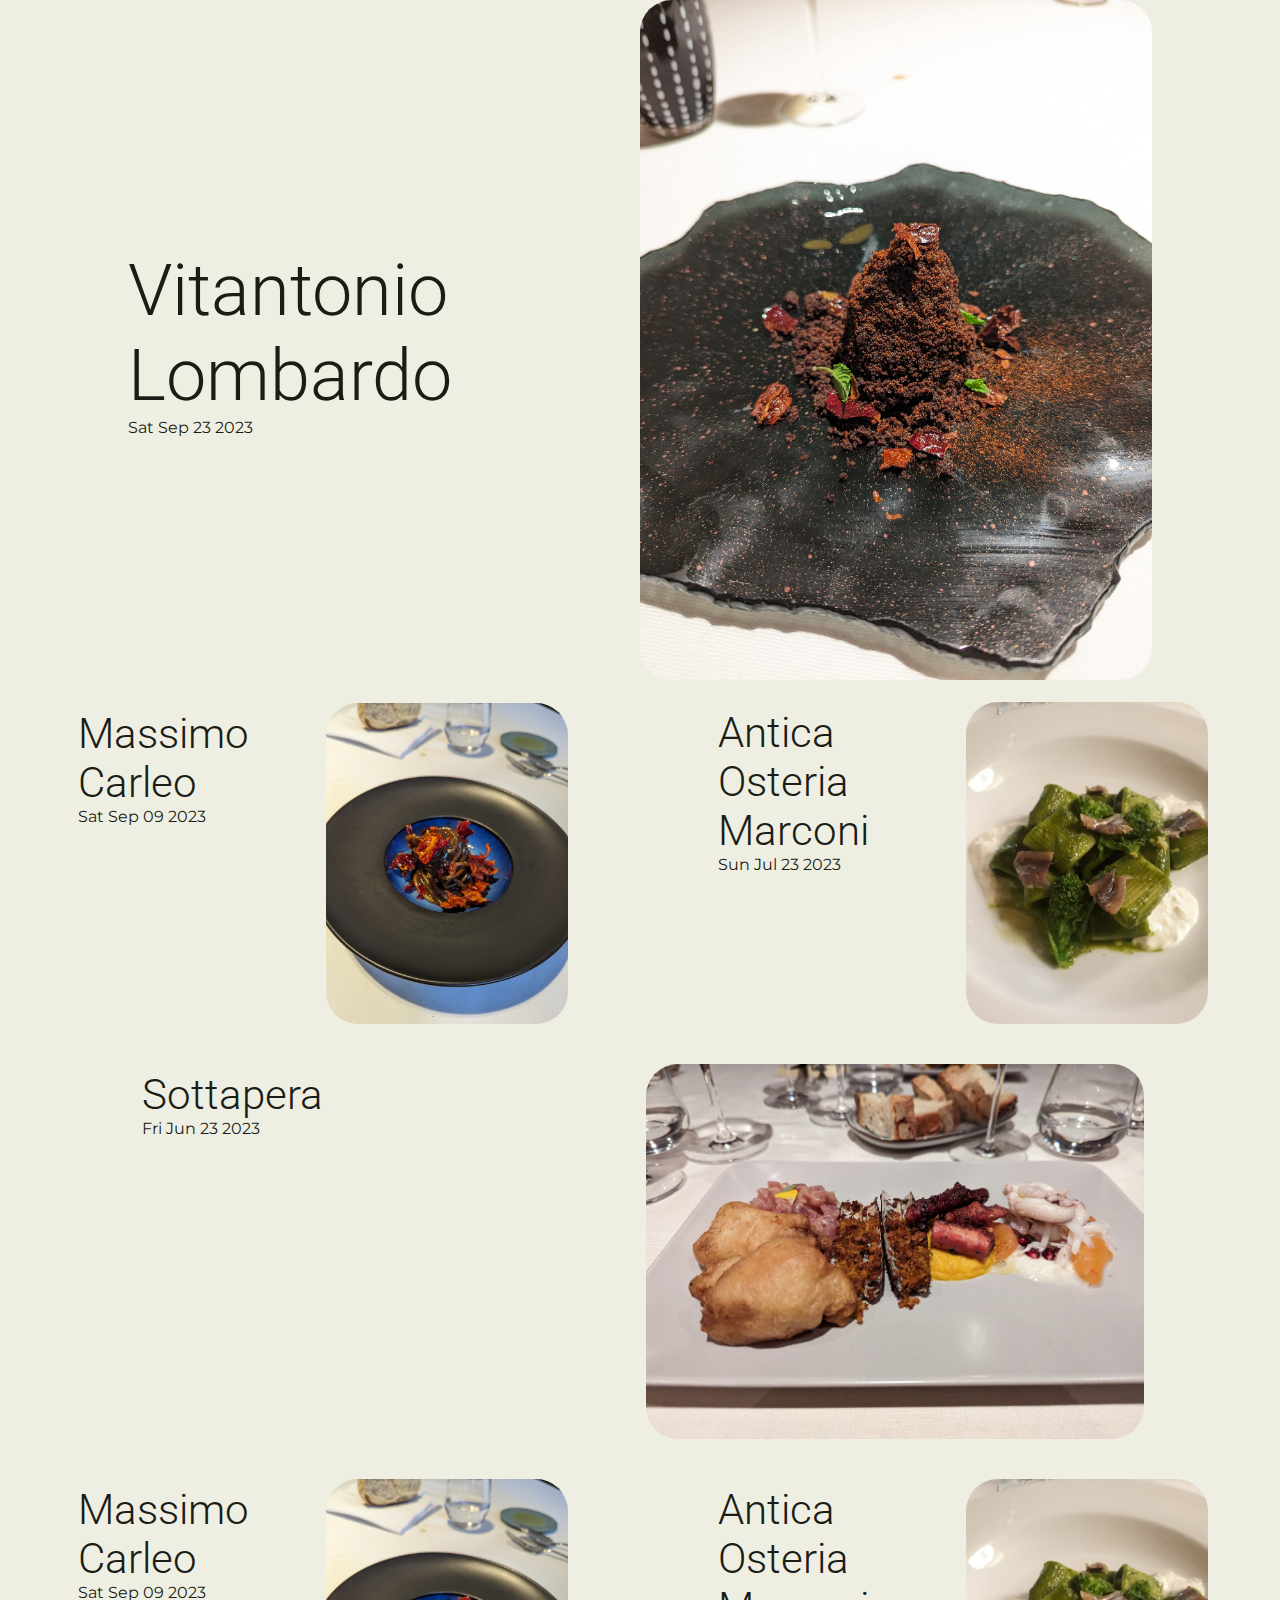
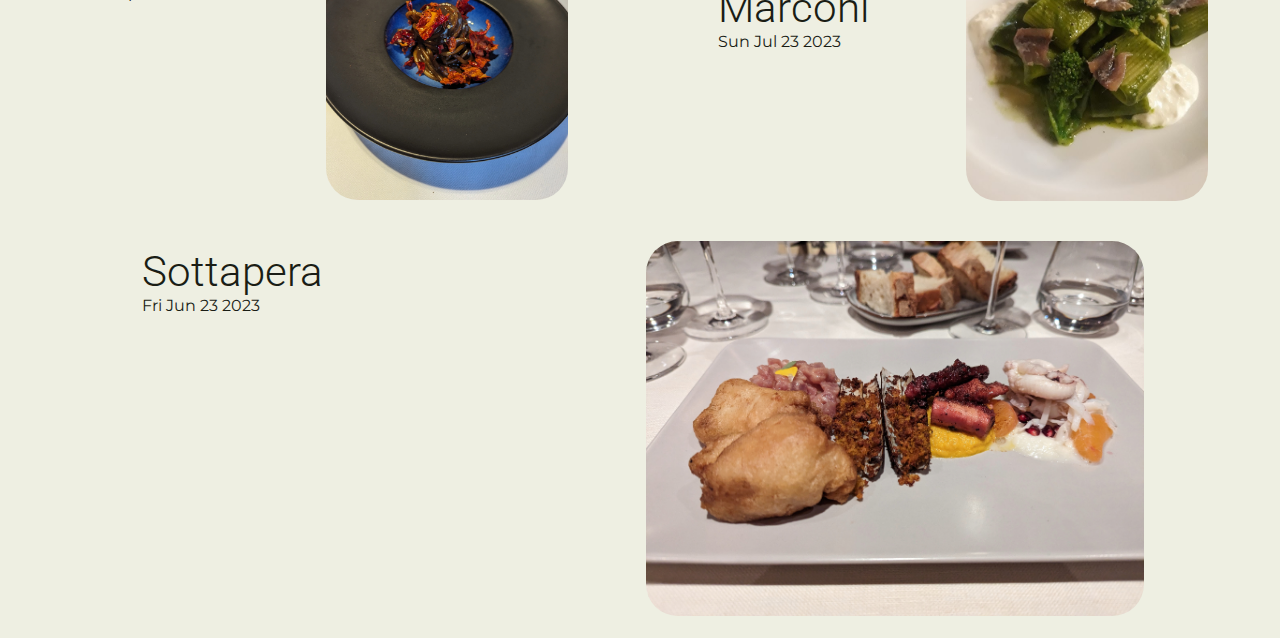
<file: index.html>
<!DOCTYPE html>
<html lang="en-US" dir="ltr">
  <head>
    <meta charset="utf-8">
    <meta name="viewport" content="width=device-width,initial-scale=1">
    <title>Ostreis | Ostreis</title>
    <meta name="description" content="TODO Da modificare">
    <link rel="preload stylesheet" href="/assets/style.73bf3f6a.css" as="style">
    
    <script type="module" src="/assets/app.d9e11c4f.js"></script>
    <link rel="modulepreload" href="/assets/chunks/framework.e4faba77.js">
    <link rel="modulepreload" href="/assets/index.md.6cb76cbe.lean.js">
    <script id="check-dark-mode">(()=>{const e=localStorage.getItem("vitepress-theme-appearance")||"auto",a=window.matchMedia("(prefers-color-scheme: dark)").matches;(!e||e==="auto"?a:e==="dark")&&document.documentElement.classList.add("dark")})();</script>
    <script id="check-mac-os">document.documentElement.classList.toggle("mac",/Mac|iPhone|iPod|iPad/i.test(navigator.platform));</script>
  </head>
  <body>
    <div id="app"><div><div><!----><div class="articles" data-v-746579e3><!--[--><div class="row" data-v-746579e3><!--[--><a href="/articles/massimo-carleo.html" class="article" data-v-746579e3 data-v-1ca0f4e3><div class="text" data-v-1ca0f4e3><div class="title display-medium" data-v-1ca0f4e3>Massimo Carleo</div><!----><div class="date" data-v-1ca0f4e3>Sat Sep 09 2023</div></div><div class="img" data-v-1ca0f4e3><img src="/img/massimocarleo-aglio.jpeg" data-v-1ca0f4e3></div></a><a href="/articles/antica-osteria.html" class="article" data-v-746579e3 data-v-1ca0f4e3><div class="text" data-v-1ca0f4e3><div class="title display-medium" data-v-1ca0f4e3>Antica Osteria Marconi</div><!----><div class="date" data-v-1ca0f4e3>Sun Jul 23 2023</div></div><div class="img" data-v-1ca0f4e3><img src="/img/anticaosteria-pasta.jpg" data-v-1ca0f4e3></div></a><!--]--></div><div class="row" data-v-746579e3><!--[--><a href="/articles/sottapera.html" class="article" data-v-746579e3 data-v-1ca0f4e3><div class="text" data-v-1ca0f4e3><div class="title display-medium" data-v-1ca0f4e3>Sottapera</div><!----><div class="date" data-v-1ca0f4e3>Fri Jun 23 2023</div></div><div class="img" data-v-1ca0f4e3><img src="/img/sottapera-antipasto.jpeg" data-v-1ca0f4e3></div></a><!--]--></div><!--]--></div></div></div></div>
    <script>window.__VP_HASH_MAP__=JSON.parse("{\"articles_antica-osteria.md\":\"9dcd47a2\",\"articles_vitantonio-lombardo.md\":\"549f5844\",\"index.md\":\"6cb76cbe\",\"articles_sottapera.md\":\"0e48555a\",\"articles_massimo-carleo.md\":\"b1e3a273\"}");window.__VP_SITE_DATA__=JSON.parse("{\"lang\":\"en-US\",\"dir\":\"ltr\",\"title\":\"Ostreis\",\"description\":\"TODO Da modificare\",\"base\":\"/\",\"head\":[],\"appearance\":true,\"themeConfig\":{},\"locales\":{},\"scrollOffset\":90,\"cleanUrls\":false}");</script>
    
  </body>
</html>
</file>
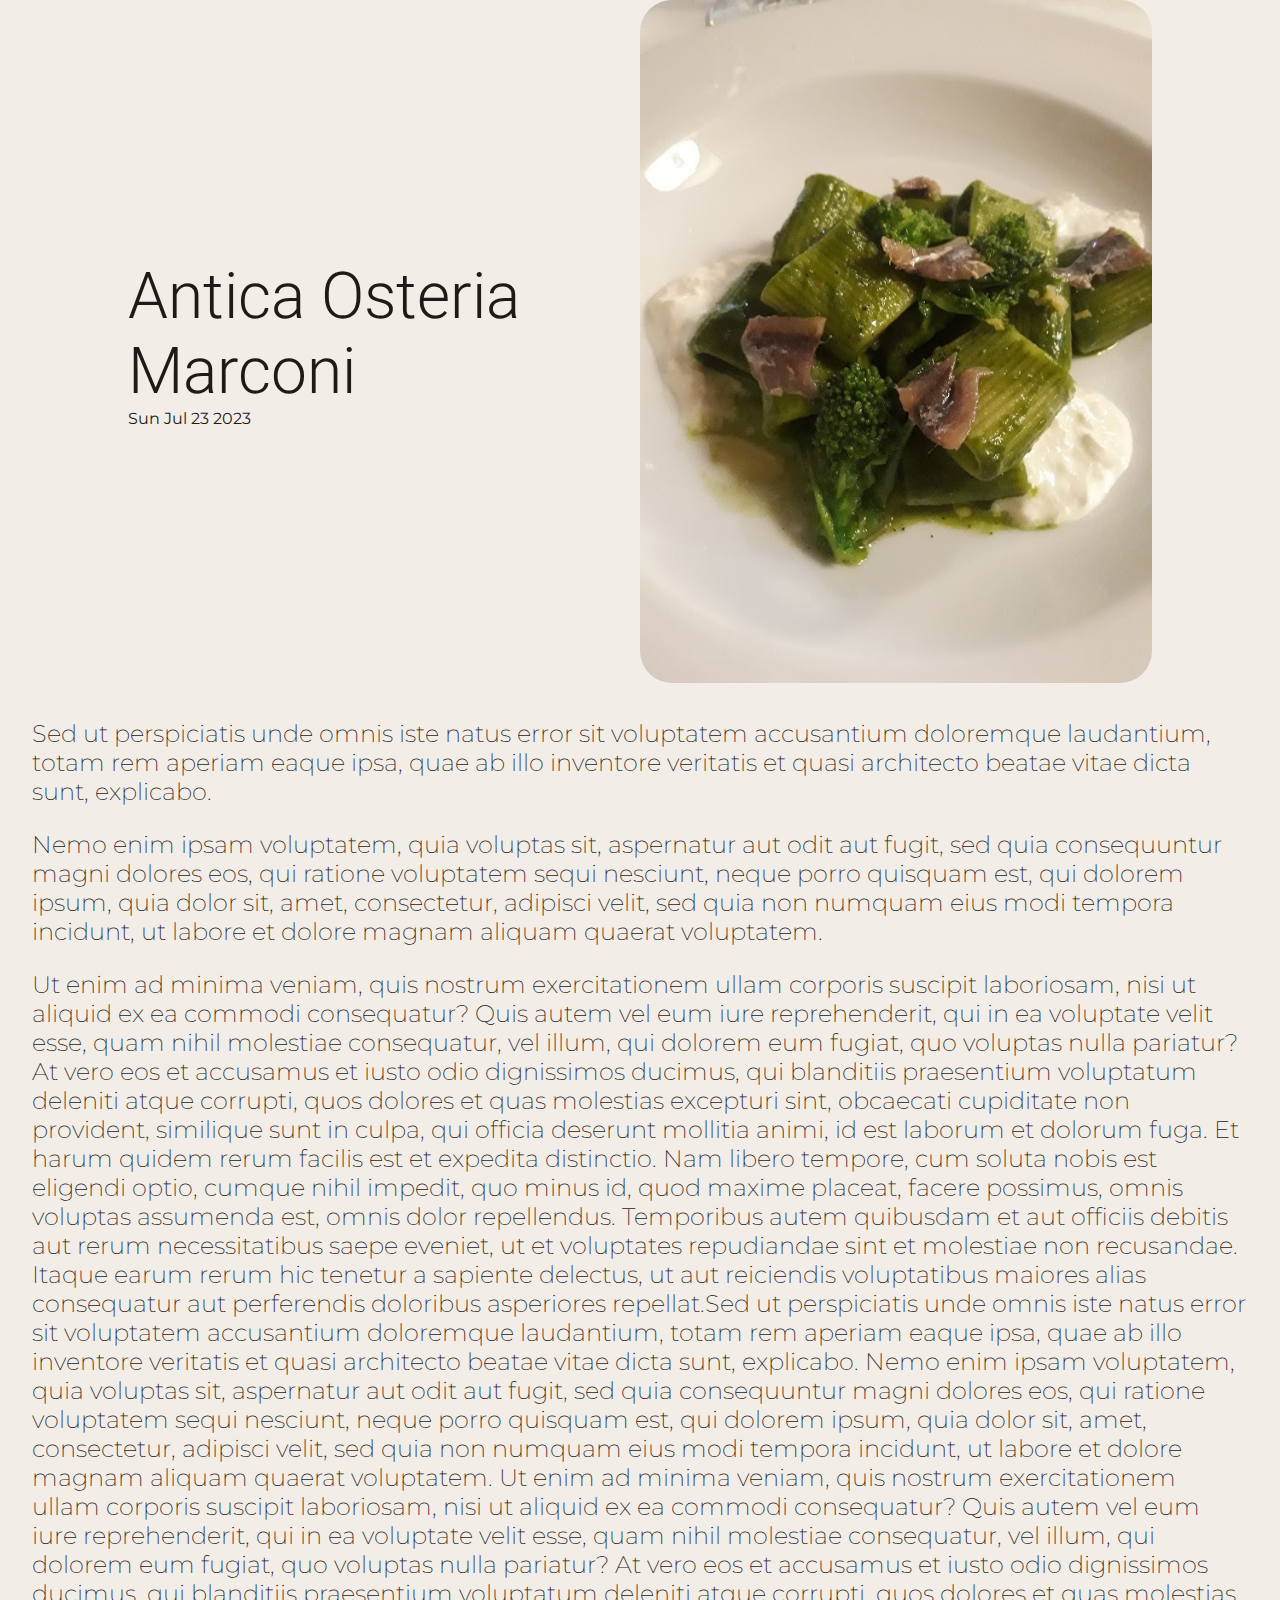
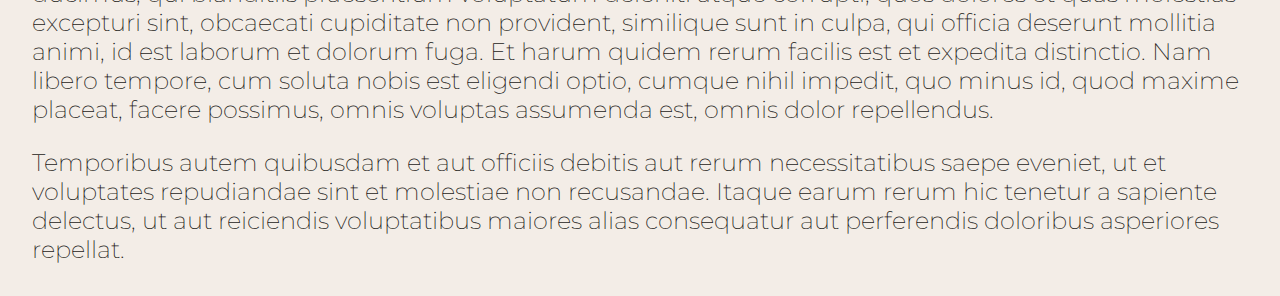
<file: articles/antica-osteria.html>
<!DOCTYPE html>
<html lang="en-US" dir="ltr">
  <head>
    <meta charset="utf-8">
    <meta name="viewport" content="width=device-width,initial-scale=1">
    <title>Antica Osteria Marconi | Ostreis</title>
    <meta name="description" content="TODO Da modificare">
    <link rel="preload stylesheet" href="/assets/style.73bf3f6a.css" as="style">
    
    <script type="module" src="/assets/app.d9e11c4f.js"></script>
    <link rel="modulepreload" href="/assets/chunks/framework.e4faba77.js">
    <link rel="modulepreload" href="/assets/articles_antica-osteria.md.9dcd47a2.lean.js">
    <script id="check-dark-mode">(()=>{const e=localStorage.getItem("vitepress-theme-appearance")||"auto",a=window.matchMedia("(prefers-color-scheme: dark)").matches;(!e||e==="auto"?a:e==="dark")&&document.documentElement.classList.add("dark")})();</script>
    <script id="check-mac-os">document.documentElement.classList.toggle("mac",/Mac|iPhone|iPod|iPad/i.test(navigator.platform));</script>
  </head>
  <body>
    <div id="app"><div><!----></div></div>
    <script>window.__VP_HASH_MAP__=JSON.parse("{\"articles_antica-osteria.md\":\"9dcd47a2\",\"articles_vitantonio-lombardo.md\":\"549f5844\",\"index.md\":\"6cb76cbe\",\"articles_sottapera.md\":\"0e48555a\",\"articles_massimo-carleo.md\":\"b1e3a273\"}");window.__VP_SITE_DATA__=JSON.parse("{\"lang\":\"en-US\",\"dir\":\"ltr\",\"title\":\"Ostreis\",\"description\":\"TODO Da modificare\",\"base\":\"/\",\"head\":[],\"appearance\":true,\"themeConfig\":{},\"locales\":{},\"scrollOffset\":90,\"cleanUrls\":false}");</script>
    
  </body>
</html>
</file>
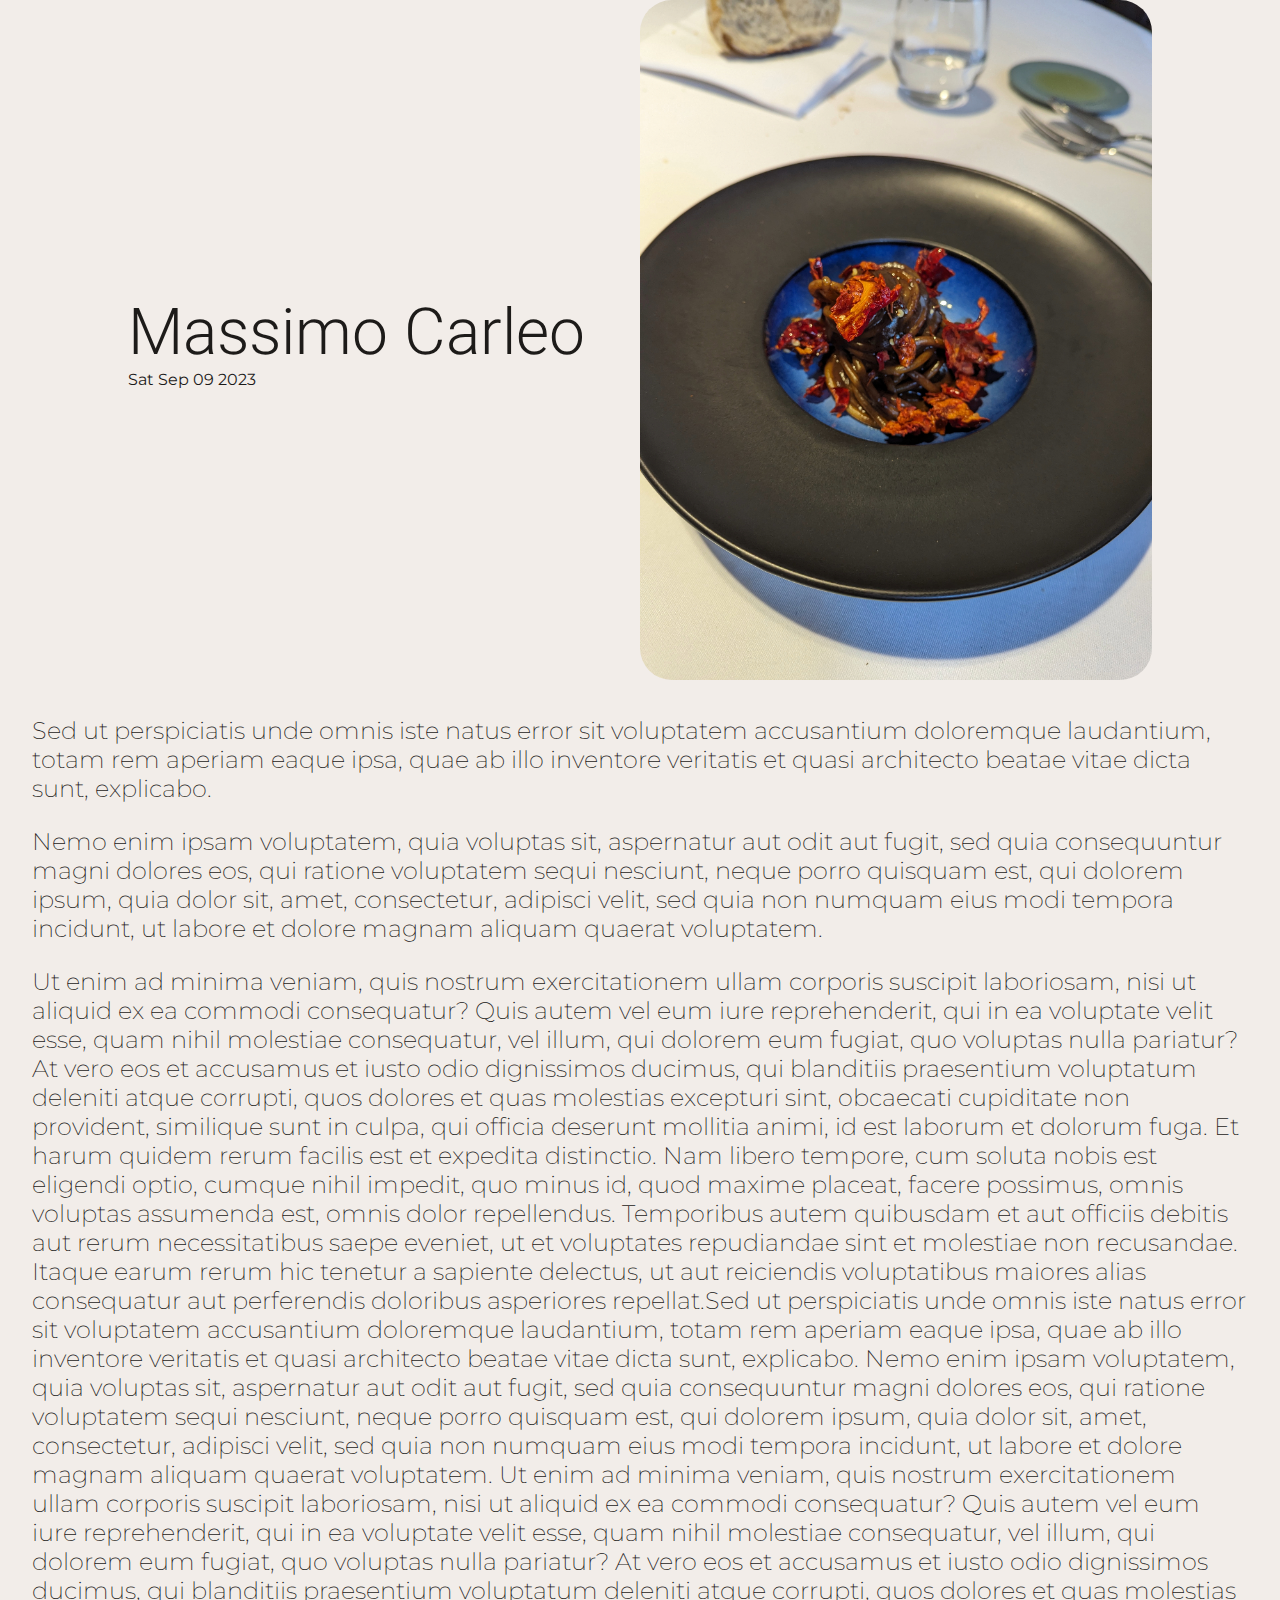
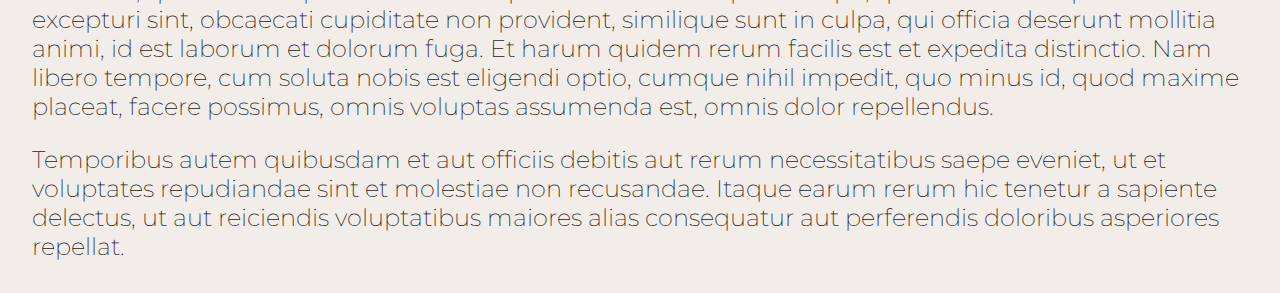
<file: articles/massimo-carleo.html>
<!DOCTYPE html>
<html lang="en-US" dir="ltr">
  <head>
    <meta charset="utf-8">
    <meta name="viewport" content="width=device-width,initial-scale=1">
    <title>Massimo Carleo | Ostreis</title>
    <meta name="description" content="TODO Da modificare">
    <link rel="preload stylesheet" href="/assets/style.73bf3f6a.css" as="style">
    
    <script type="module" src="/assets/app.d9e11c4f.js"></script>
    <link rel="modulepreload" href="/assets/chunks/framework.e4faba77.js">
    <link rel="modulepreload" href="/assets/articles_massimo-carleo.md.b1e3a273.lean.js">
    <script id="check-dark-mode">(()=>{const e=localStorage.getItem("vitepress-theme-appearance")||"auto",a=window.matchMedia("(prefers-color-scheme: dark)").matches;(!e||e==="auto"?a:e==="dark")&&document.documentElement.classList.add("dark")})();</script>
    <script id="check-mac-os">document.documentElement.classList.toggle("mac",/Mac|iPhone|iPod|iPad/i.test(navigator.platform));</script>
  </head>
  <body>
    <div id="app"><div><!----></div></div>
    <script>window.__VP_HASH_MAP__=JSON.parse("{\"articles_antica-osteria.md\":\"9dcd47a2\",\"articles_vitantonio-lombardo.md\":\"549f5844\",\"index.md\":\"6cb76cbe\",\"articles_sottapera.md\":\"0e48555a\",\"articles_massimo-carleo.md\":\"b1e3a273\"}");window.__VP_SITE_DATA__=JSON.parse("{\"lang\":\"en-US\",\"dir\":\"ltr\",\"title\":\"Ostreis\",\"description\":\"TODO Da modificare\",\"base\":\"/\",\"head\":[],\"appearance\":true,\"themeConfig\":{},\"locales\":{},\"scrollOffset\":90,\"cleanUrls\":false}");</script>
    
  </body>
</html>
</file>
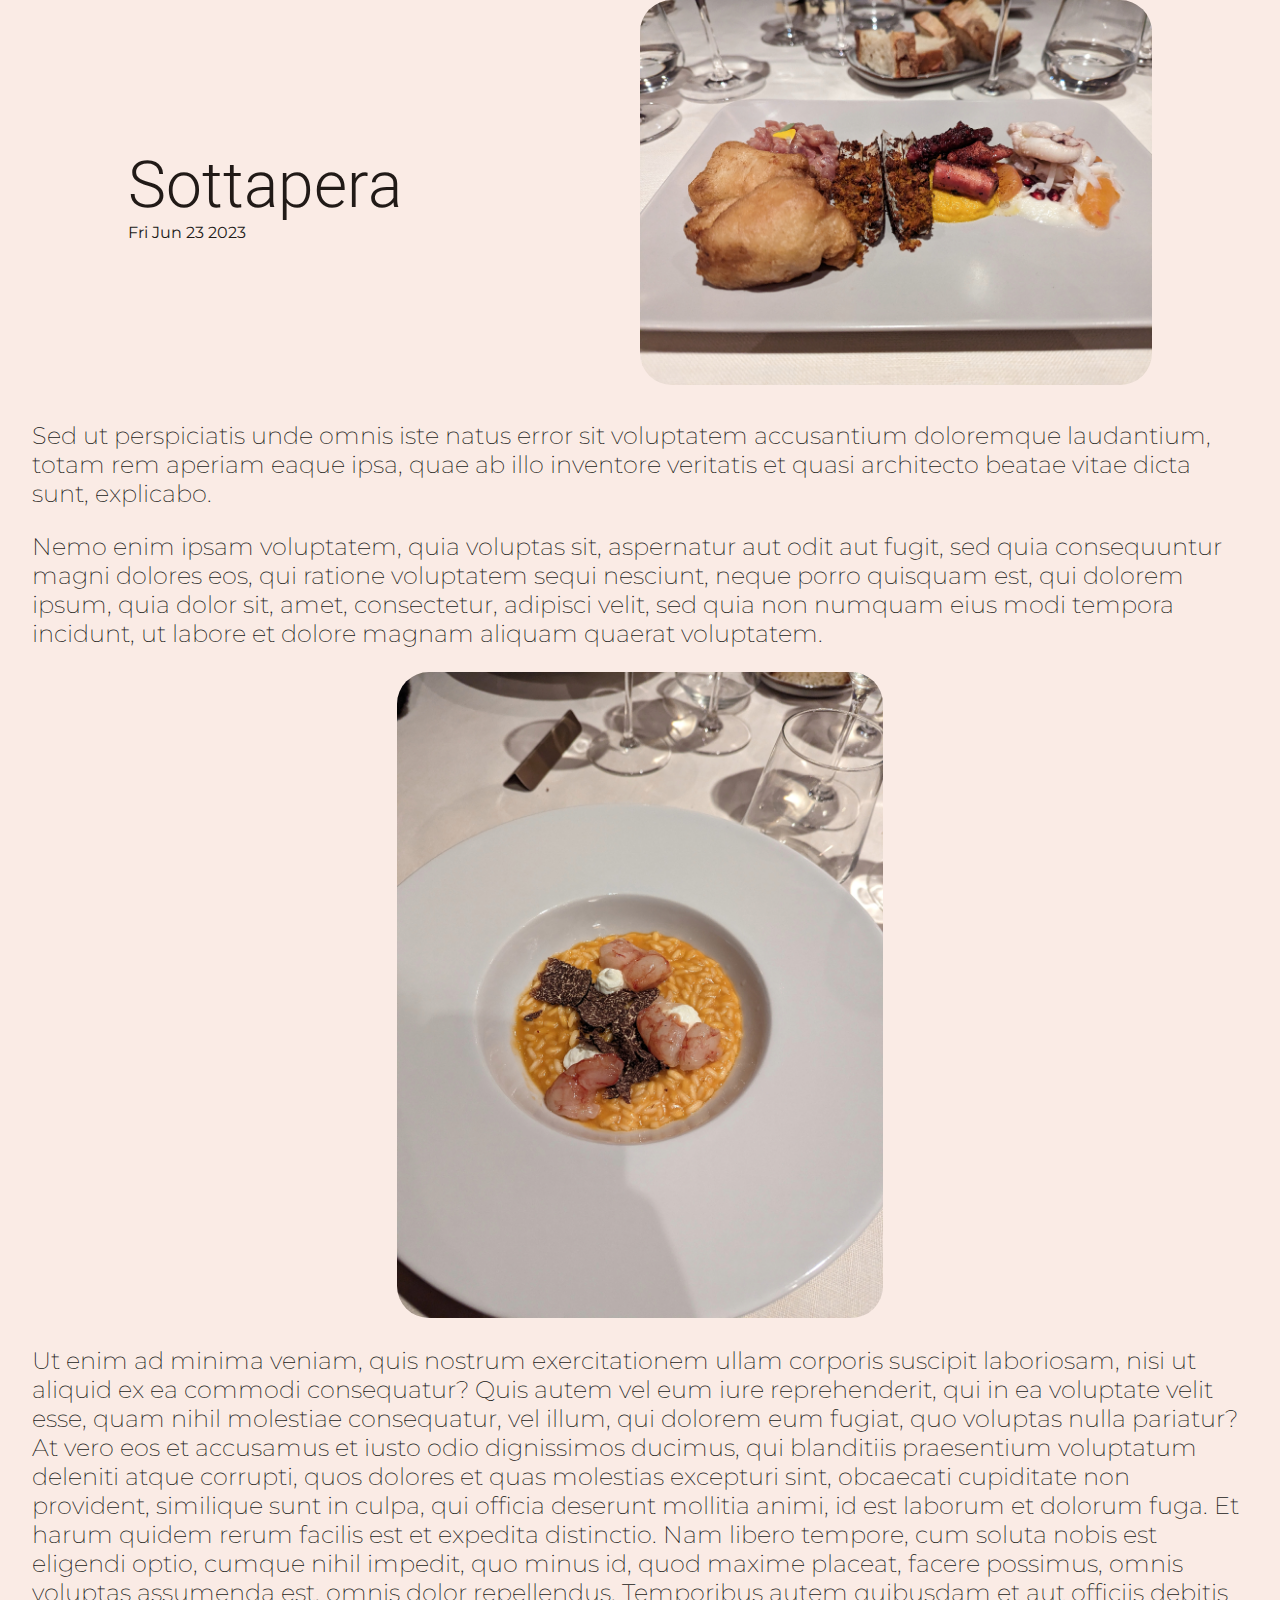
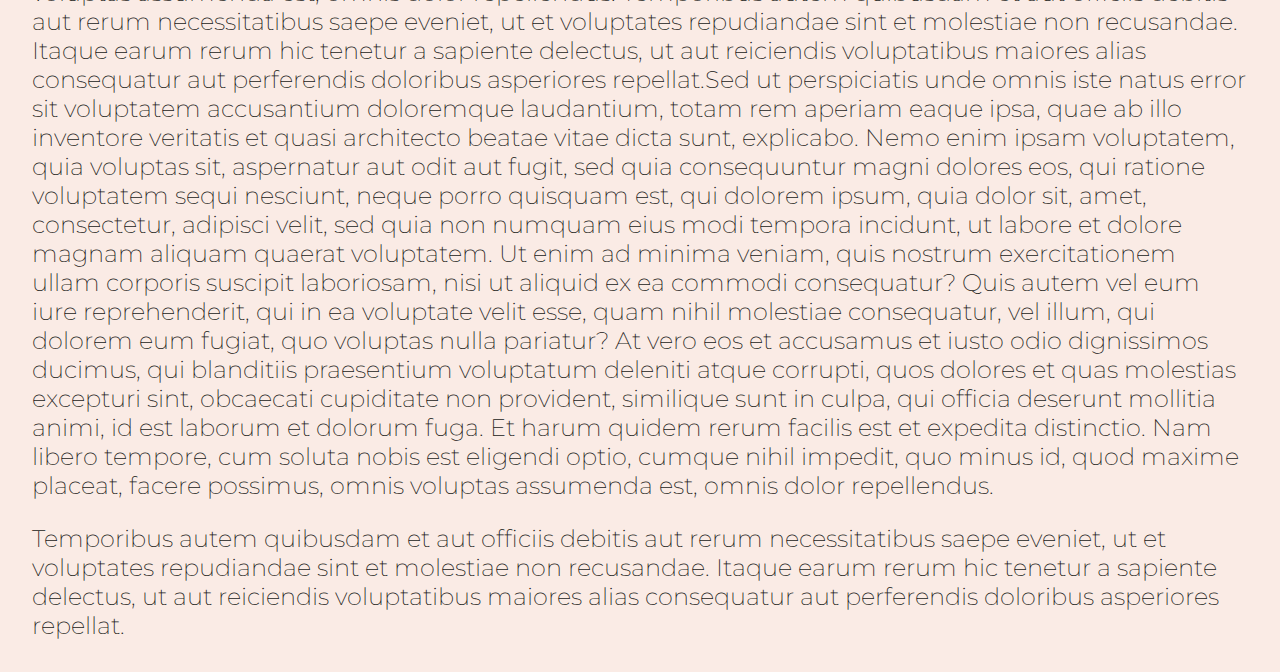
<file: articles/sottapera.html>
<!DOCTYPE html>
<html lang="en-US" dir="ltr">
  <head>
    <meta charset="utf-8">
    <meta name="viewport" content="width=device-width,initial-scale=1">
    <title>Sottapera | Ostreis</title>
    <meta name="description" content="TODO Da modificare">
    <link rel="preload stylesheet" href="/assets/style.73bf3f6a.css" as="style">
    
    <script type="module" src="/assets/app.d9e11c4f.js"></script>
    <link rel="modulepreload" href="/assets/chunks/framework.e4faba77.js">
    <link rel="modulepreload" href="/assets/articles_sottapera.md.0e48555a.lean.js">
    <script id="check-dark-mode">(()=>{const e=localStorage.getItem("vitepress-theme-appearance")||"auto",a=window.matchMedia("(prefers-color-scheme: dark)").matches;(!e||e==="auto"?a:e==="dark")&&document.documentElement.classList.add("dark")})();</script>
    <script id="check-mac-os">document.documentElement.classList.toggle("mac",/Mac|iPhone|iPod|iPad/i.test(navigator.platform));</script>
  </head>
  <body>
    <div id="app"><div><!----></div></div>
    <script>window.__VP_HASH_MAP__=JSON.parse("{\"articles_antica-osteria.md\":\"9dcd47a2\",\"articles_vitantonio-lombardo.md\":\"549f5844\",\"index.md\":\"6cb76cbe\",\"articles_sottapera.md\":\"0e48555a\",\"articles_massimo-carleo.md\":\"b1e3a273\"}");window.__VP_SITE_DATA__=JSON.parse("{\"lang\":\"en-US\",\"dir\":\"ltr\",\"title\":\"Ostreis\",\"description\":\"TODO Da modificare\",\"base\":\"/\",\"head\":[],\"appearance\":true,\"themeConfig\":{},\"locales\":{},\"scrollOffset\":90,\"cleanUrls\":false}");</script>
    
  </body>
</html>
</file>
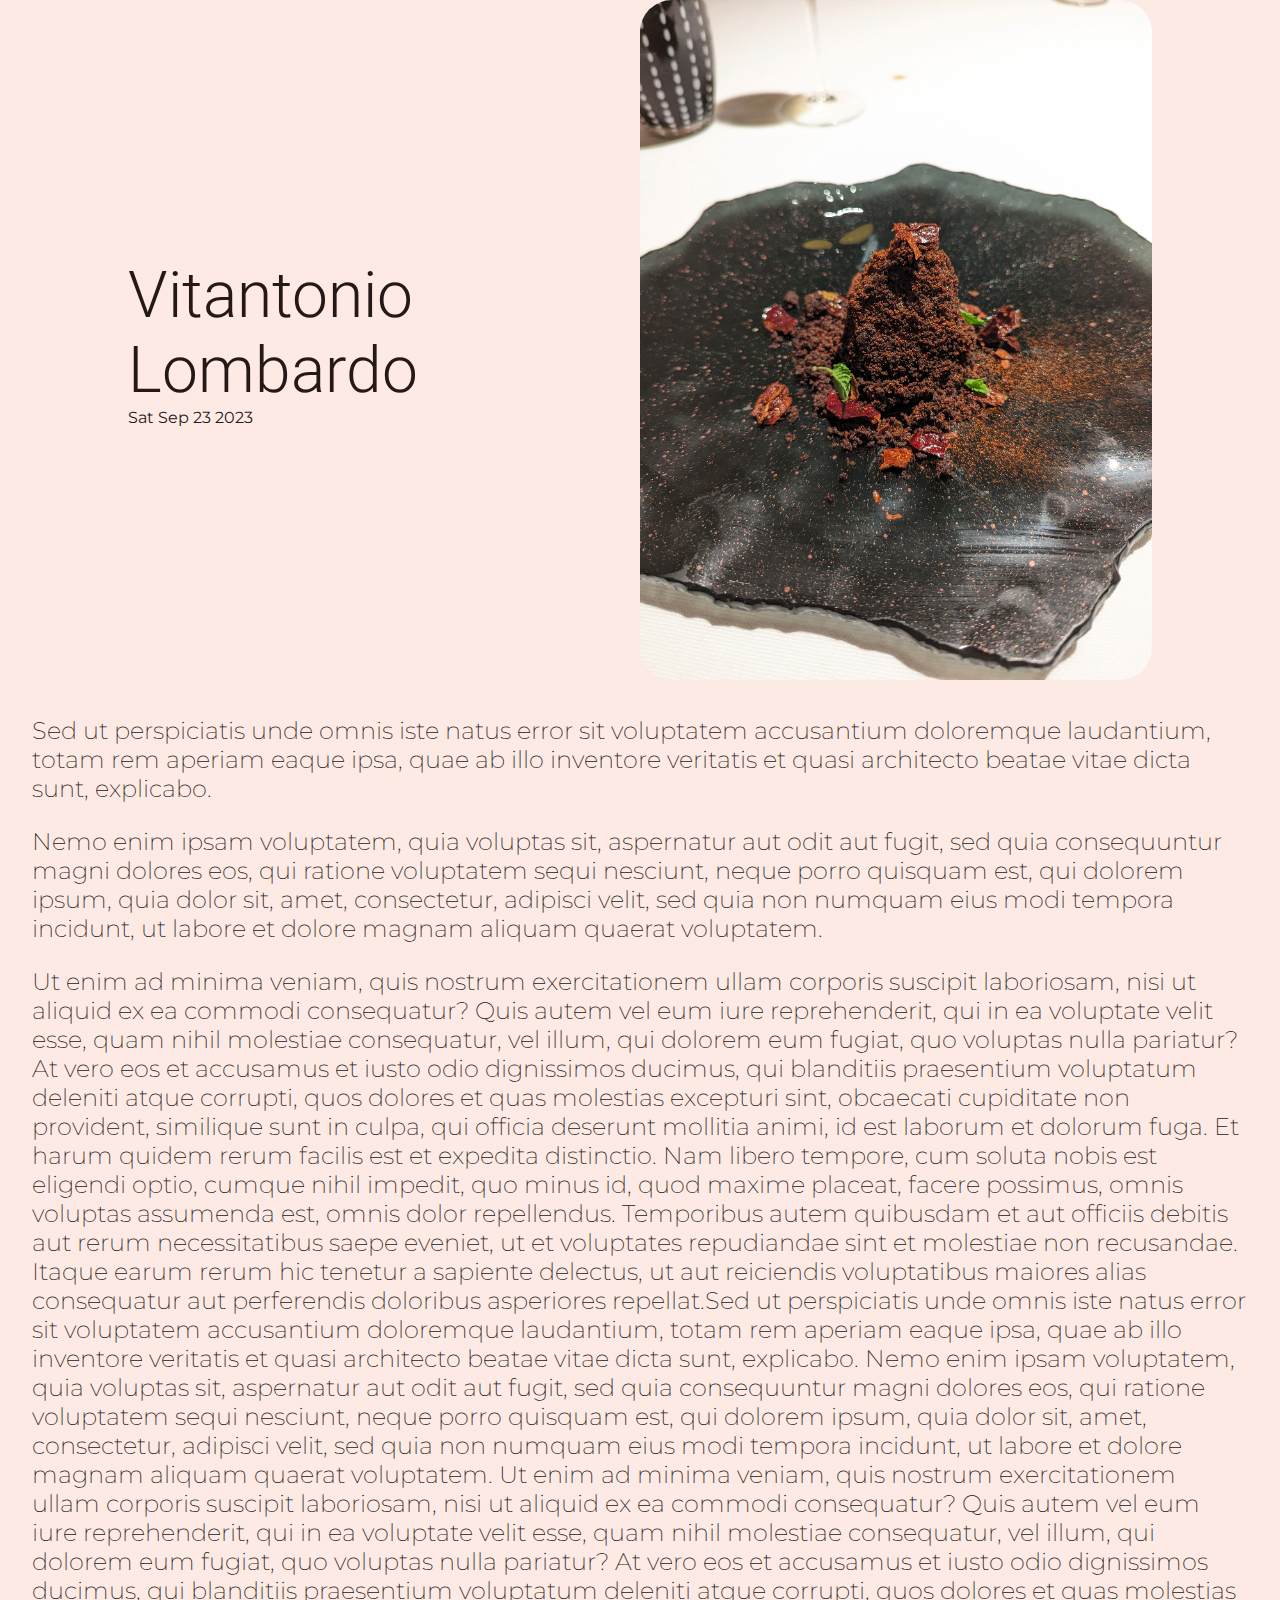
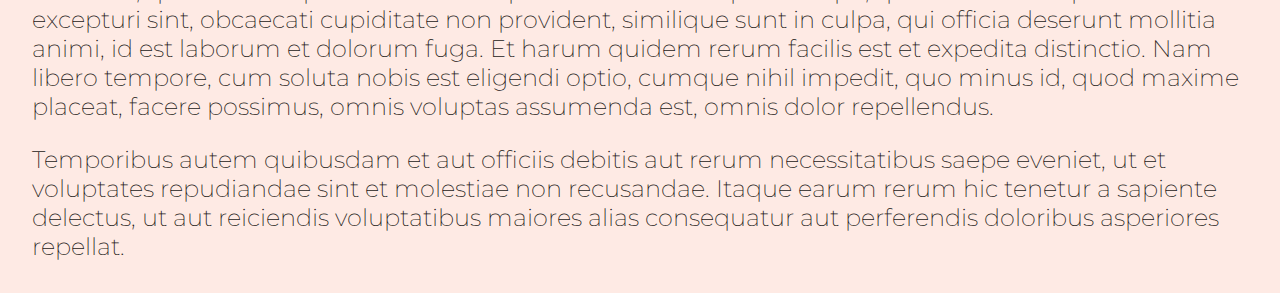
<file: articles/vitantonio-lombardo.html>
<!DOCTYPE html>
<html lang="en-US" dir="ltr">
  <head>
    <meta charset="utf-8">
    <meta name="viewport" content="width=device-width,initial-scale=1">
    <title>Vitantonio Lombardo | Ostreis</title>
    <meta name="description" content="TODO Da modificare">
    <link rel="preload stylesheet" href="/assets/style.73bf3f6a.css" as="style">
    
    <script type="module" src="/assets/app.d9e11c4f.js"></script>
    <link rel="modulepreload" href="/assets/chunks/framework.e4faba77.js">
    <link rel="modulepreload" href="/assets/articles_vitantonio-lombardo.md.549f5844.lean.js">
    <script id="check-dark-mode">(()=>{const e=localStorage.getItem("vitepress-theme-appearance")||"auto",a=window.matchMedia("(prefers-color-scheme: dark)").matches;(!e||e==="auto"?a:e==="dark")&&document.documentElement.classList.add("dark")})();</script>
    <script id="check-mac-os">document.documentElement.classList.toggle("mac",/Mac|iPhone|iPod|iPad/i.test(navigator.platform));</script>
  </head>
  <body>
    <div id="app"><div><!----></div></div>
    <script>window.__VP_HASH_MAP__=JSON.parse("{\"articles_antica-osteria.md\":\"9dcd47a2\",\"articles_vitantonio-lombardo.md\":\"549f5844\",\"index.md\":\"6cb76cbe\",\"articles_sottapera.md\":\"0e48555a\",\"articles_massimo-carleo.md\":\"b1e3a273\"}");window.__VP_SITE_DATA__=JSON.parse("{\"lang\":\"en-US\",\"dir\":\"ltr\",\"title\":\"Ostreis\",\"description\":\"TODO Da modificare\",\"base\":\"/\",\"head\":[],\"appearance\":true,\"themeConfig\":{},\"locales\":{},\"scrollOffset\":90,\"cleanUrls\":false}");</script>
    
  </body>
</html>
</file>
<file: assets/style.73bf3f6a.css>
@import"https://fonts.googleapis.com/css2?family=Montserrat:wght@100;200;300;400;500;600;700;800;900&family=Roboto:wght@100;300;400;500;700;900&display=swap";#banner[data-v-97b19982]{display:flex;flex-direction:row;flex-wrap:wrap;align-content:center;justify-content:center;align-items:center}.img[data-v-97b19982]{width:40%}.img img[data-v-97b19982]{width:100%;border-radius:32px;max-height:90vh}.text[data-v-97b19982]{width:40%}.title[data-v-97b19982]{font-weight:300;font-size:72px}@media (max-width: 800px){.img[data-v-97b19982]{width:100%}.text[data-v-97b19982]{max-width:100%;width:100%;margin:18px}#banner[data-v-97b19982]{flex-direction:column-reverse;margin:18px}}.article[data-v-1ca0f4e3]{display:flex;flex-direction:row;align-content:center;justify-content:center;align-items:flex-start;margin:18px;flex:1}.img[data-v-1ca0f4e3]{width:40%}.img img[data-v-1ca0f4e3]{width:100%;border-radius:32px;transition:border-radius .5s ease}img[data-v-1ca0f4e3]:hover{transition:border-radius .5s ease;border-radius:42px}.text[data-v-1ca0f4e3]{max-width:40%;margin:6px}.title[data-v-1ca0f4e3]{font-weight:300}@media (max-width: 800px){.img[data-v-1ca0f4e3]{width:100%;order:1}.text[data-v-1ca0f4e3]{max-width:100%;width:100%;order:2}.article[data-v-1ca0f4e3]{flex-wrap:wrap;flex:auto}}.articles[data-v-746579e3]{display:flex;flex-direction:column;align-items:center;justify-content:center}.row[data-v-746579e3]{display:flex;flex-direction:row;justify-content:center;align-items:center}@media (max-width: 800px){.row[data-v-746579e3]{flex-wrap:wrap}}.banner{display:flex;flex-direction:row;flex-wrap:wrap;align-content:center;justify-content:center;align-items:center}.img{width:40%}.img img{width:100%;border-radius:32px;max-height:90vh}.text{width:40%}.banner .title{font-weight:300;font-size:64px}.content{margin:32px}.content p{text-align:center}.content img.img{width:40%;border-radius:32px;margin:auto}.content div{text-align:center}.content p{text-align:start;font-size:24px;font-weight:200}@media (max-width: 800px){.img{width:96%}.text{max-width:100%;width:100%;margin:18px}#banner{flex-direction:column-reverse;margin:18px}.content{margin:26px}.content img.img{width:100%}}:root{--md-source: #921500;--md-ref-palette-primary0: #000000;--md-ref-palette-primary10: #3e0400;--md-ref-palette-primary20: #650b00;--md-ref-palette-primary25: #791000;--md-ref-palette-primary30: #8e1400;--md-ref-palette-primary35: #a02008;--md-ref-palette-primary40: #b12d14;--md-ref-palette-primary50: #d4452b;--md-ref-palette-primary60: #f75e41;--md-ref-palette-primary70: #ff8a73;--md-ref-palette-primary80: #ffb4a5;--md-ref-palette-primary90: #ffdad3;--md-ref-palette-primary95: #ffede9;--md-ref-palette-primary98: #fff8f6;--md-ref-palette-primary99: #fffbff;--md-ref-palette-primary100: #ffffff;--md-ref-palette-secondary0: #000000;--md-ref-palette-secondary10: #2c1510;--md-ref-palette-secondary20: #442a24;--md-ref-palette-secondary25: #51342e;--md-ref-palette-secondary30: #5d3f39;--md-ref-palette-secondary35: #6a4b44;--md-ref-palette-secondary40: #775750;--md-ref-palette-secondary50: #926f68;--md-ref-palette-secondary60: #ae8880;--md-ref-palette-secondary70: #caa29a;--md-ref-palette-secondary80: #e7bdb4;--md-ref-palette-secondary90: #ffdad3;--md-ref-palette-secondary95: #ffede9;--md-ref-palette-secondary98: #fff8f6;--md-ref-palette-secondary99: #fffbff;--md-ref-palette-secondary100: #ffffff;--md-ref-palette-tertiary0: #000000;--md-ref-palette-tertiary10: #241a00;--md-ref-palette-tertiary20: #3d2f04;--md-ref-palette-tertiary25: #493a0e;--md-ref-palette-tertiary30: #554519;--md-ref-palette-tertiary35: #615123;--md-ref-palette-tertiary40: #6e5c2e;--md-ref-palette-tertiary50: #887544;--md-ref-palette-tertiary60: #a38f5b;--md-ref-palette-tertiary70: #bfa973;--md-ref-palette-tertiary80: #dcc48c;--md-ref-palette-tertiary90: #f9e0a6;--md-ref-palette-tertiary95: #ffefcf;--md-ref-palette-tertiary98: #fff8f1;--md-ref-palette-tertiary99: #fffbff;--md-ref-palette-tertiary100: #ffffff;--md-ref-palette-neutral0: #000000;--md-ref-palette-neutral10: #201a19;--md-ref-palette-neutral20: #362f2d;--md-ref-palette-neutral25: #413a38;--md-ref-palette-neutral30: #4d4543;--md-ref-palette-neutral35: #59504f;--md-ref-palette-neutral40: #655c5b;--md-ref-palette-neutral50: #7f7573;--md-ref-palette-neutral60: #998e8c;--md-ref-palette-neutral70: #b4a9a6;--md-ref-palette-neutral80: #d0c4c1;--md-ref-palette-neutral90: #ede0dd;--md-ref-palette-neutral95: #fbeeeb;--md-ref-palette-neutral98: #fff8f6;--md-ref-palette-neutral99: #fffbff;--md-ref-palette-neutral100: #ffffff;--md-ref-palette-neutral-variant0: #000000;--md-ref-palette-neutral-variant10: #251916;--md-ref-palette-neutral-variant20: #3b2d2a;--md-ref-palette-neutral-variant25: #473835;--md-ref-palette-neutral-variant30: #534340;--md-ref-palette-neutral-variant35: #5f4f4b;--md-ref-palette-neutral-variant40: #6c5b57;--md-ref-palette-neutral-variant50: #85736f;--md-ref-palette-neutral-variant60: #a08c88;--md-ref-palette-neutral-variant70: #bca7a2;--md-ref-palette-neutral-variant80: #d8c2bd;--md-ref-palette-neutral-variant90: #f5ddd9;--md-ref-palette-neutral-variant95: #ffede9;--md-ref-palette-neutral-variant98: #fff8f6;--md-ref-palette-neutral-variant99: #fffbff;--md-ref-palette-neutral-variant100: #ffffff;--md-ref-palette-error0: #000000;--md-ref-palette-error10: #410002;--md-ref-palette-error20: #690005;--md-ref-palette-error25: #7e0007;--md-ref-palette-error30: #93000a;--md-ref-palette-error35: #a80710;--md-ref-palette-error40: #ba1a1a;--md-ref-palette-error50: #de3730;--md-ref-palette-error60: #ff5449;--md-ref-palette-error70: #ff897d;--md-ref-palette-error80: #ffb4ab;--md-ref-palette-error90: #ffdad6;--md-ref-palette-error95: #ffedea;--md-ref-palette-error98: #fff8f7;--md-ref-palette-error99: #fffbff;--md-ref-palette-error100: #ffffff;--md-sys-color-primary-light: #b12d14;--md-sys-color-on-primary-light: #ffffff;--md-sys-color-primary-container-light: #ffdad3;--md-sys-color-on-primary-container-light: #3e0400;--md-sys-color-secondary-light: #775750;--md-sys-color-on-secondary-light: #ffffff;--md-sys-color-secondary-container-light: #ffdad3;--md-sys-color-on-secondary-container-light: #2c1510;--md-sys-color-tertiary-light: #6e5c2e;--md-sys-color-on-tertiary-light: #ffffff;--md-sys-color-tertiary-container-light: #f9e0a6;--md-sys-color-on-tertiary-container-light: #241a00;--md-sys-color-error-light: #ba1a1a;--md-sys-color-error-container-light: #ffdad6;--md-sys-color-on-error-light: #ffffff;--md-sys-color-on-error-container-light: #410002;--md-sys-color-background-light: #fffbff;--md-sys-color-on-background-light: #201a19;--md-sys-color-surface-light: #fffbff;--md-sys-color-on-surface-light: #201a19;--md-sys-color-surface-variant-light: #f5ddd9;--md-sys-color-on-surface-variant-light: #534340;--md-sys-color-outline-light: #85736f;--md-sys-color-inverse-on-surface-light: #fbeeeb;--md-sys-color-inverse-surface-light: #362f2d;--md-sys-color-inverse-primary-light: #ffb4a5;--md-sys-color-shadow-light: #000000;--md-sys-color-surface-tint-light: #b12d14;--md-sys-color-outline-variant-light: #d8c2bd;--md-sys-color-scrim-light: #000000;--md-sys-color-primary-dark: #ffb4a5;--md-sys-color-on-primary-dark: #650b00;--md-sys-color-primary-container-dark: #8e1400;--md-sys-color-on-primary-container-dark: #ffdad3;--md-sys-color-secondary-dark: #e7bdb4;--md-sys-color-on-secondary-dark: #442a24;--md-sys-color-secondary-container-dark: #5d3f39;--md-sys-color-on-secondary-container-dark: #ffdad3;--md-sys-color-tertiary-dark: #dcc48c;--md-sys-color-on-tertiary-dark: #3d2f04;--md-sys-color-tertiary-container-dark: #554519;--md-sys-color-on-tertiary-container-dark: #f9e0a6;--md-sys-color-error-dark: #ffb4ab;--md-sys-color-error-container-dark: #93000a;--md-sys-color-on-error-dark: #690005;--md-sys-color-on-error-container-dark: #ffdad6;--md-sys-color-background-dark: #201a19;--md-sys-color-on-background-dark: #ede0dd;--md-sys-color-surface-dark: #201a19;--md-sys-color-on-surface-dark: #ede0dd;--md-sys-color-surface-variant-dark: #534340;--md-sys-color-on-surface-variant-dark: #d8c2bd;--md-sys-color-outline-dark: #a08c88;--md-sys-color-inverse-on-surface-dark: #201a19;--md-sys-color-inverse-surface-dark: #ede0dd;--md-sys-color-inverse-primary-dark: #b12d14;--md-sys-color-shadow-dark: #000000;--md-sys-color-surface-tint-dark: #ffb4a5;--md-sys-color-outline-variant-dark: #534340;--md-sys-color-scrim-dark: #000000;--md-sys-typescale-display-large-font-family-name: Roboto;--md-sys-typescale-display-large-font-family-style: Regular;--md-sys-typescale-display-large-font-weight: 400px;--md-sys-typescale-display-large-font-size: 57px;--md-sys-typescale-display-large-line-height: 64px;--md-sys-typescale-display-large-letter-spacing: -.25px;--md-sys-typescale-display-medium-font-family-name: Roboto;--md-sys-typescale-display-medium-font-family-style: Regular;--md-sys-typescale-display-medium-font-weight: 400px;--md-sys-typescale-display-medium-font-size: 42px;--md-sys-typescale-display-medium-line-height: 52px;--md-sys-typescale-display-medium-letter-spacing: 0px;--md-sys-typescale-display-small-font-family-name: Roboto;--md-sys-typescale-display-small-font-family-style: Regular;--md-sys-typescale-display-small-font-weight: 400px;--md-sys-typescale-display-small-font-size: 36px;--md-sys-typescale-display-small-line-height: 44px;--md-sys-typescale-display-small-letter-spacing: 0px;--md-sys-typescale-headline-large-font-family-name: Roboto;--md-sys-typescale-headline-large-font-family-style: Regular;--md-sys-typescale-headline-large-font-weight: 400px;--md-sys-typescale-headline-large-font-size: 32px;--md-sys-typescale-headline-large-line-height: 40px;--md-sys-typescale-headline-large-letter-spacing: 0px;--md-sys-typescale-headline-medium-font-family-name: Roboto;--md-sys-typescale-headline-medium-font-family-style: Regular;--md-sys-typescale-headline-medium-font-weight: 400px;--md-sys-typescale-headline-medium-font-size: 28px;--md-sys-typescale-headline-medium-line-height: 36px;--md-sys-typescale-headline-medium-letter-spacing: 0px;--md-sys-typescale-headline-small-font-family-name: Roboto;--md-sys-typescale-headline-small-font-family-style: Regular;--md-sys-typescale-headline-small-font-weight: 400px;--md-sys-typescale-headline-small-font-size: 24px;--md-sys-typescale-headline-small-line-height: 32px;--md-sys-typescale-headline-small-letter-spacing: 0px;--md-sys-typescale-body-large-font-family-name: Roboto;--md-sys-typescale-body-large-font-family-style: Regular;--md-sys-typescale-body-large-font-weight: 400px;--md-sys-typescale-body-large-font-size: 16px;--md-sys-typescale-body-large-line-height: 24px;--md-sys-typescale-body-large-letter-spacing: .5px;--md-sys-typescale-body-medium-font-family-name: Roboto;--md-sys-typescale-body-medium-font-family-style: Regular;--md-sys-typescale-body-medium-font-weight: 400px;--md-sys-typescale-body-medium-font-size: 14px;--md-sys-typescale-body-medium-line-height: 20px;--md-sys-typescale-body-medium-letter-spacing: .25px;--md-sys-typescale-body-small-font-family-name: Roboto;--md-sys-typescale-body-small-font-family-style: Regular;--md-sys-typescale-body-small-font-weight: 400px;--md-sys-typescale-body-small-font-size: 12px;--md-sys-typescale-body-small-line-height: 16px;--md-sys-typescale-body-small-letter-spacing: .4px;--md-sys-typescale-label-large-font-family-name: Roboto;--md-sys-typescale-label-large-font-family-style: Medium;--md-sys-typescale-label-large-font-weight: 500px;--md-sys-typescale-label-large-font-size: 14px;--md-sys-typescale-label-large-line-height: 20px;--md-sys-typescale-label-large-letter-spacing: .1px;--md-sys-typescale-label-medium-font-family-name: Roboto;--md-sys-typescale-label-medium-font-family-style: Medium;--md-sys-typescale-label-medium-font-weight: 500px;--md-sys-typescale-label-medium-font-size: 12px;--md-sys-typescale-label-medium-line-height: 16px;--md-sys-typescale-label-medium-letter-spacing: .5px;--md-sys-typescale-label-small-font-family-name: Roboto;--md-sys-typescale-label-small-font-family-style: Medium;--md-sys-typescale-label-small-font-weight: 500px;--md-sys-typescale-label-small-font-size: 11px;--md-sys-typescale-label-small-line-height: 16px;--md-sys-typescale-label-small-letter-spacing: .5px;--md-sys-typescale-title-large-font-family-name: Roboto;--md-sys-typescale-title-large-font-family-style: Regular;--md-sys-typescale-title-large-font-weight: 400px;--md-sys-typescale-title-large-font-size: 22px;--md-sys-typescale-title-large-line-height: 28px;--md-sys-typescale-title-large-letter-spacing: 0px;--md-sys-typescale-title-medium-font-family-name: Roboto;--md-sys-typescale-title-medium-font-family-style: Medium;--md-sys-typescale-title-medium-font-weight: 500px;--md-sys-typescale-title-medium-font-size: 16px;--md-sys-typescale-title-medium-line-height: 24px;--md-sys-typescale-title-medium-letter-spacing: .15px;--md-sys-typescale-title-small-font-family-name: Roboto;--md-sys-typescale-title-small-font-family-style: Medium;--md-sys-typescale-title-small-font-weight: 500px;--md-sys-typescale-title-small-font-size: 14px;--md-sys-typescale-title-small-line-height: 20px;--md-sys-typescale-title-small-letter-spacing: .1px}.primary{background-color:var(--md-sys-color-primary)}.primary-text{color:var(--md-sys-color-primary)}.on-primary{background-color:var(--md-sys-color-on-primary)}.on-primary-text{color:var(--md-sys-color-on-primary)}.primary-container{background-color:var(--md-sys-color-primary-container)}.primary-container-text{color:var(--md-sys-color-primary-container)}.on-primary-container{background-color:var(--md-sys-color-on-primary-container)}.on-primary-container-text{color:var(--md-sys-color-on-primary-container)}.secondary{background-color:var(--md-sys-color-secondary)}.secondary-text{color:var(--md-sys-color-secondary)}.on-secondary{background-color:var(--md-sys-color-on-secondary)}.on-secondary-text{color:var(--md-sys-color-on-secondary)}.secondary-container{background-color:var(--md-sys-color-secondary-container)}.secondary-container-text{color:var(--md-sys-color-secondary-container)}.on-secondary-container{background-color:var(--md-sys-color-on-secondary-container)}.on-secondary-container-text{color:var(--md-sys-color-on-secondary-container)}.tertiary{background-color:var(--md-sys-color-tertiary)}.tertiary-text{color:var(--md-sys-color-tertiary)}.on-tertiary{background-color:var(--md-sys-color-on-tertiary)}.on-tertiary-text{color:var(--md-sys-color-on-tertiary)}.tertiary-container{background-color:var(--md-sys-color-tertiary-container)}.tertiary-container-text{color:var(--md-sys-color-tertiary-container)}.on-tertiary-container{background-color:var(--md-sys-color-on-tertiary-container)}.on-tertiary-container-text{color:var(--md-sys-color-on-tertiary-container)}.error{background-color:var(--md-sys-color-error)}.error-text{color:var(--md-sys-color-error)}.error-container{background-color:var(--md-sys-color-error-container)}.error-container-text{color:var(--md-sys-color-error-container)}.on-error{background-color:var(--md-sys-color-on-error)}.on-error-text{color:var(--md-sys-color-on-error)}.on-error-container{background-color:var(--md-sys-color-on-error-container)}.on-error-container-text{color:var(--md-sys-color-on-error-container)}.background{background-color:var(--md-sys-color-background)}.background-text{color:var(--md-sys-color-background)}.on-background{background-color:var(--md-sys-color-on-background)}.on-background-text{color:var(--md-sys-color-on-background)}.surface{background-color:var(--md-sys-color-surface)}.surface-text{color:var(--md-sys-color-surface)}.on-surface{background-color:var(--md-sys-color-on-surface)}.on-surface-text{color:var(--md-sys-color-on-surface)}.surface-variant{background-color:var(--md-sys-color-surface-variant)}.surface-variant-text{color:var(--md-sys-color-surface-variant)}.on-surface-variant{background-color:var(--md-sys-color-on-surface-variant)}.on-surface-variant-text{color:var(--md-sys-color-on-surface-variant)}.outline{background-color:var(--md-sys-color-outline)}.outline-text{color:var(--md-sys-color-outline)}.inverse-on-surface{background-color:var(--md-sys-color-inverse-on-surface)}.inverse-on-surface-text{color:var(--md-sys-color-inverse-on-surface)}.inverse-surface{background-color:var(--md-sys-color-inverse-surface)}.inverse-surface-text{color:var(--md-sys-color-inverse-surface)}.inverse-primary{background-color:var(--md-sys-color-inverse-primary)}.inverse-primary-text{color:var(--md-sys-color-inverse-primary)}.shadow{background-color:var(--md-sys-color-shadow)}.shadow-text{color:var(--md-sys-color-shadow)}.surface-tint{background-color:var(--md-sys-color-surface-tint)}.surface-tint-text{color:var(--md-sys-color-surface-tint)}.outline-variant{background-color:var(--md-sys-color-outline-variant)}.outline-variant-text{color:var(--md-sys-color-outline-variant)}.scrim{background-color:var(--md-sys-color-scrim)}.scrim-text{color:var(--md-sys-color-scrim)}.display-large{font-family:var(--md-sys-typescale-display-large-font-family-name);font-style:var(--md-sys-typescale-display-large-font-family-style);font-weight:var(--md-sys-typescale-display-large-font-weight);font-size:var(--md-sys-typescale-display-large-font-size);letter-spacing:var(--md-sys-typescale-display-large-tracking);line-height:var(--md-sys-typescale-display-large-height);text-transform:var(--md-sys-typescale-display-large-text-transform);text-decoration:var(--md-sys-typescale-display-large-text-decoration)}.display-medium{font-family:var(--md-sys-typescale-display-medium-font-family-name);font-style:var(--md-sys-typescale-display-medium-font-family-style);font-weight:var(--md-sys-typescale-display-medium-font-weight);font-size:var(--md-sys-typescale-display-medium-font-size);letter-spacing:var(--md-sys-typescale-display-medium-tracking);line-height:var(--md-sys-typescale-display-medium-height);text-transform:var(--md-sys-typescale-display-medium-text-transform);text-decoration:var(--md-sys-typescale-display-medium-text-decoration)}.display-small{font-family:var(--md-sys-typescale-display-small-font-family-name);font-style:var(--md-sys-typescale-display-small-font-family-style);font-weight:var(--md-sys-typescale-display-small-font-weight);font-size:var(--md-sys-typescale-display-small-font-size);letter-spacing:var(--md-sys-typescale-display-small-tracking);line-height:var(--md-sys-typescale-display-small-height);text-transform:var(--md-sys-typescale-display-small-text-transform);text-decoration:var(--md-sys-typescale-display-small-text-decoration)}.headline-large{font-family:var(--md-sys-typescale-headline-large-font-family-name);font-style:var(--md-sys-typescale-headline-large-font-family-style);font-weight:var(--md-sys-typescale-headline-large-font-weight);font-size:var(--md-sys-typescale-headline-large-font-size);letter-spacing:var(--md-sys-typescale-headline-large-tracking);line-height:var(--md-sys-typescale-headline-large-height);text-transform:var(--md-sys-typescale-headline-large-text-transform);text-decoration:var(--md-sys-typescale-headline-large-text-decoration)}.headline-medium{font-family:var(--md-sys-typescale-headline-medium-font-family-name);font-style:var(--md-sys-typescale-headline-medium-font-family-style);font-weight:var(--md-sys-typescale-headline-medium-font-weight);font-size:var(--md-sys-typescale-headline-medium-font-size);letter-spacing:var(--md-sys-typescale-headline-medium-tracking);line-height:var(--md-sys-typescale-headline-medium-height);text-transform:var(--md-sys-typescale-headline-medium-text-transform);text-decoration:var(--md-sys-typescale-headline-medium-text-decoration)}.headline-small{font-family:var(--md-sys-typescale-headline-small-font-family-name);font-style:var(--md-sys-typescale-headline-small-font-family-style);font-weight:var(--md-sys-typescale-headline-small-font-weight);font-size:var(--md-sys-typescale-headline-small-font-size);letter-spacing:var(--md-sys-typescale-headline-small-tracking);line-height:var(--md-sys-typescale-headline-small-height);text-transform:var(--md-sys-typescale-headline-small-text-transform);text-decoration:var(--md-sys-typescale-headline-small-text-decoration)}.body-large{font-family:var(--md-sys-typescale-body-large-font-family-name);font-style:var(--md-sys-typescale-body-large-font-family-style);font-weight:var(--md-sys-typescale-body-large-font-weight);font-size:var(--md-sys-typescale-body-large-font-size);letter-spacing:var(--md-sys-typescale-body-large-tracking);line-height:var(--md-sys-typescale-body-large-height);text-transform:var(--md-sys-typescale-body-large-text-transform);text-decoration:var(--md-sys-typescale-body-large-text-decoration)}.body-medium{font-family:var(--md-sys-typescale-body-medium-font-family-name);font-style:var(--md-sys-typescale-body-medium-font-family-style);font-weight:var(--md-sys-typescale-body-medium-font-weight);font-size:var(--md-sys-typescale-body-medium-font-size);letter-spacing:var(--md-sys-typescale-body-medium-tracking);line-height:var(--md-sys-typescale-body-medium-height);text-transform:var(--md-sys-typescale-body-medium-text-transform);text-decoration:var(--md-sys-typescale-body-medium-text-decoration)}.body-small{font-family:var(--md-sys-typescale-body-small-font-family-name);font-style:var(--md-sys-typescale-body-small-font-family-style);font-weight:var(--md-sys-typescale-body-small-font-weight);font-size:var(--md-sys-typescale-body-small-font-size);letter-spacing:var(--md-sys-typescale-body-small-tracking);line-height:var(--md-sys-typescale-body-small-height);text-transform:var(--md-sys-typescale-body-small-text-transform);text-decoration:var(--md-sys-typescale-body-small-text-decoration)}.label-large{font-family:var(--md-sys-typescale-label-large-font-family-name);font-style:var(--md-sys-typescale-label-large-font-family-style);font-weight:var(--md-sys-typescale-label-large-font-weight);font-size:var(--md-sys-typescale-label-large-font-size);letter-spacing:var(--md-sys-typescale-label-large-tracking);line-height:var(--md-sys-typescale-label-large-height);text-transform:var(--md-sys-typescale-label-large-text-transform);text-decoration:var(--md-sys-typescale-label-large-text-decoration)}.label-medium{font-family:var(--md-sys-typescale-label-medium-font-family-name);font-style:var(--md-sys-typescale-label-medium-font-family-style);font-weight:var(--md-sys-typescale-label-medium-font-weight);font-size:var(--md-sys-typescale-label-medium-font-size);letter-spacing:var(--md-sys-typescale-label-medium-tracking);line-height:var(--md-sys-typescale-label-medium-height);text-transform:var(--md-sys-typescale-label-medium-text-transform);text-decoration:var(--md-sys-typescale-label-medium-text-decoration)}.label-small{font-family:var(--md-sys-typescale-label-small-font-family-name);font-style:var(--md-sys-typescale-label-small-font-family-style);font-weight:var(--md-sys-typescale-label-small-font-weight);font-size:var(--md-sys-typescale-label-small-font-size);letter-spacing:var(--md-sys-typescale-label-small-tracking);line-height:var(--md-sys-typescale-label-small-height);text-transform:var(--md-sys-typescale-label-small-text-transform);text-decoration:var(--md-sys-typescale-label-small-text-decoration)}.title-large{font-family:var(--md-sys-typescale-title-large-font-family-name);font-style:var(--md-sys-typescale-title-large-font-family-style);font-weight:var(--md-sys-typescale-title-large-font-weight);font-size:var(--md-sys-typescale-title-large-font-size);letter-spacing:var(--md-sys-typescale-title-large-tracking);line-height:var(--md-sys-typescale-title-large-height);text-transform:var(--md-sys-typescale-title-large-text-transform);text-decoration:var(--md-sys-typescale-title-large-text-decoration)}.title-medium{font-family:var(--md-sys-typescale-title-medium-font-family-name);font-style:var(--md-sys-typescale-title-medium-font-family-style);font-weight:var(--md-sys-typescale-title-medium-font-weight);font-size:var(--md-sys-typescale-title-medium-font-size);letter-spacing:var(--md-sys-typescale-title-medium-tracking);line-height:var(--md-sys-typescale-title-medium-height);text-transform:var(--md-sys-typescale-title-medium-text-transform);text-decoration:var(--md-sys-typescale-title-medium-text-decoration)}.title-small{font-family:var(--md-sys-typescale-title-small-font-family-name);font-style:var(--md-sys-typescale-title-small-font-family-style);font-weight:var(--md-sys-typescale-title-small-font-weight);font-size:var(--md-sys-typescale-title-small-font-size);letter-spacing:var(--md-sys-typescale-title-small-tracking);line-height:var(--md-sys-typescale-title-small-height);text-transform:var(--md-sys-typescale-title-small-text-transform);text-decoration:var(--md-sys-typescale-title-small-text-decoration)}@media (prefers-color-scheme: light){:root{--md-sys-color-primary: var(--md-sys-color-primary-light);--md-sys-color-on-primary: var(--md-sys-color-on-primary-light);--md-sys-color-primary-container: var(--md-sys-color-primary-container-light);--md-sys-color-on-primary-container: var(--md-sys-color-on-primary-container-light);--md-sys-color-secondary: var(--md-sys-color-secondary-light);--md-sys-color-on-secondary: var(--md-sys-color-on-secondary-light);--md-sys-color-secondary-container: var(--md-sys-color-secondary-container-light);--md-sys-color-on-secondary-container: var(--md-sys-color-on-secondary-container-light);--md-sys-color-tertiary: var(--md-sys-color-tertiary-light);--md-sys-color-on-tertiary: var(--md-sys-color-on-tertiary-light);--md-sys-color-tertiary-container: var(--md-sys-color-tertiary-container-light);--md-sys-color-on-tertiary-container: var(--md-sys-color-on-tertiary-container-light);--md-sys-color-error: var(--md-sys-color-error-light);--md-sys-color-error-container: var(--md-sys-color-error-container-light);--md-sys-color-on-error: var(--md-sys-color-on-error-light);--md-sys-color-on-error-container: var(--md-sys-color-on-error-container-light);--md-sys-color-background: var(--md-sys-color-background-light);--md-sys-color-on-background: var(--md-sys-color-on-background-light);--md-sys-color-surface: var(--md-sys-color-surface-light);--md-sys-color-on-surface: var(--md-sys-color-on-surface-light);--md-sys-color-surface-variant: var(--md-sys-color-surface-variant-light);--md-sys-color-on-surface-variant: var(--md-sys-color-on-surface-variant-light);--md-sys-color-outline: var(--md-sys-color-outline-light);--md-sys-color-inverse-on-surface: var(--md-sys-color-inverse-on-surface-light);--md-sys-color-inverse-surface: var(--md-sys-color-inverse-surface-light);--md-sys-color-inverse-primary: var(--md-sys-color-inverse-primary-light);--md-sys-color-shadow: var(--md-sys-color-shadow-light);--md-sys-color-surface-tint: var(--md-sys-color-surface-tint-light);--md-sys-color-outline-variant: var(--md-sys-color-outline-variant-light);--md-sys-color-scrim: var(--md-sys-color-scrim-light)}}@media (prefers-color-scheme: dark){:root{--md-sys-color-primary: var(--md-sys-color-primary-dark);--md-sys-color-on-primary: var(--md-sys-color-on-primary-dark);--md-sys-color-primary-container: var(--md-sys-color-primary-container-dark);--md-sys-color-on-primary-container: var(--md-sys-color-on-primary-container-dark);--md-sys-color-secondary: var(--md-sys-color-secondary-dark);--md-sys-color-on-secondary: var(--md-sys-color-on-secondary-dark);--md-sys-color-secondary-container: var(--md-sys-color-secondary-container-dark);--md-sys-color-on-secondary-container: var(--md-sys-color-on-secondary-container-dark);--md-sys-color-tertiary: var(--md-sys-color-tertiary-dark);--md-sys-color-on-tertiary: var(--md-sys-color-on-tertiary-dark);--md-sys-color-tertiary-container: var(--md-sys-color-tertiary-container-dark);--md-sys-color-on-tertiary-container: var(--md-sys-color-on-tertiary-container-dark);--md-sys-color-error: var(--md-sys-color-error-dark);--md-sys-color-error-container: var(--md-sys-color-error-container-dark);--md-sys-color-on-error: var(--md-sys-color-on-error-dark);--md-sys-color-on-error-container: var(--md-sys-color-on-error-container-dark);--md-sys-color-background: var(--md-sys-color-background-dark);--md-sys-color-on-background: var(--md-sys-color-on-background-dark);--md-sys-color-surface: var(--md-sys-color-surface-dark);--md-sys-color-on-surface: var(--md-sys-color-on-surface-dark);--md-sys-color-surface-variant: var(--md-sys-color-surface-variant-dark);--md-sys-color-on-surface-variant: var(--md-sys-color-on-surface-variant-dark);--md-sys-color-outline: var(--md-sys-color-outline-dark);--md-sys-color-inverse-on-surface: var(--md-sys-color-inverse-on-surface-dark);--md-sys-color-inverse-surface: var(--md-sys-color-inverse-surface-dark);--md-sys-color-inverse-primary: var(--md-sys-color-inverse-primary-dark);--md-sys-color-shadow: var(--md-sys-color-shadow-dark);--md-sys-color-surface-tint: var(--md-sys-color-surface-tint-dark);--md-sys-color-outline-variant: var(--md-sys-color-outline-variant-dark);--md-sys-color-scrim: var(--md-sys-color-scrim-dark)}}html,body{margin:0;padding:0}html{font-family:Montserrat;background-color:var(--md-sys-color-surface-container);color:var(--md-sys-color-on-surface)}a,a:hover{color:inherit;text-decoration:none}
</file>
